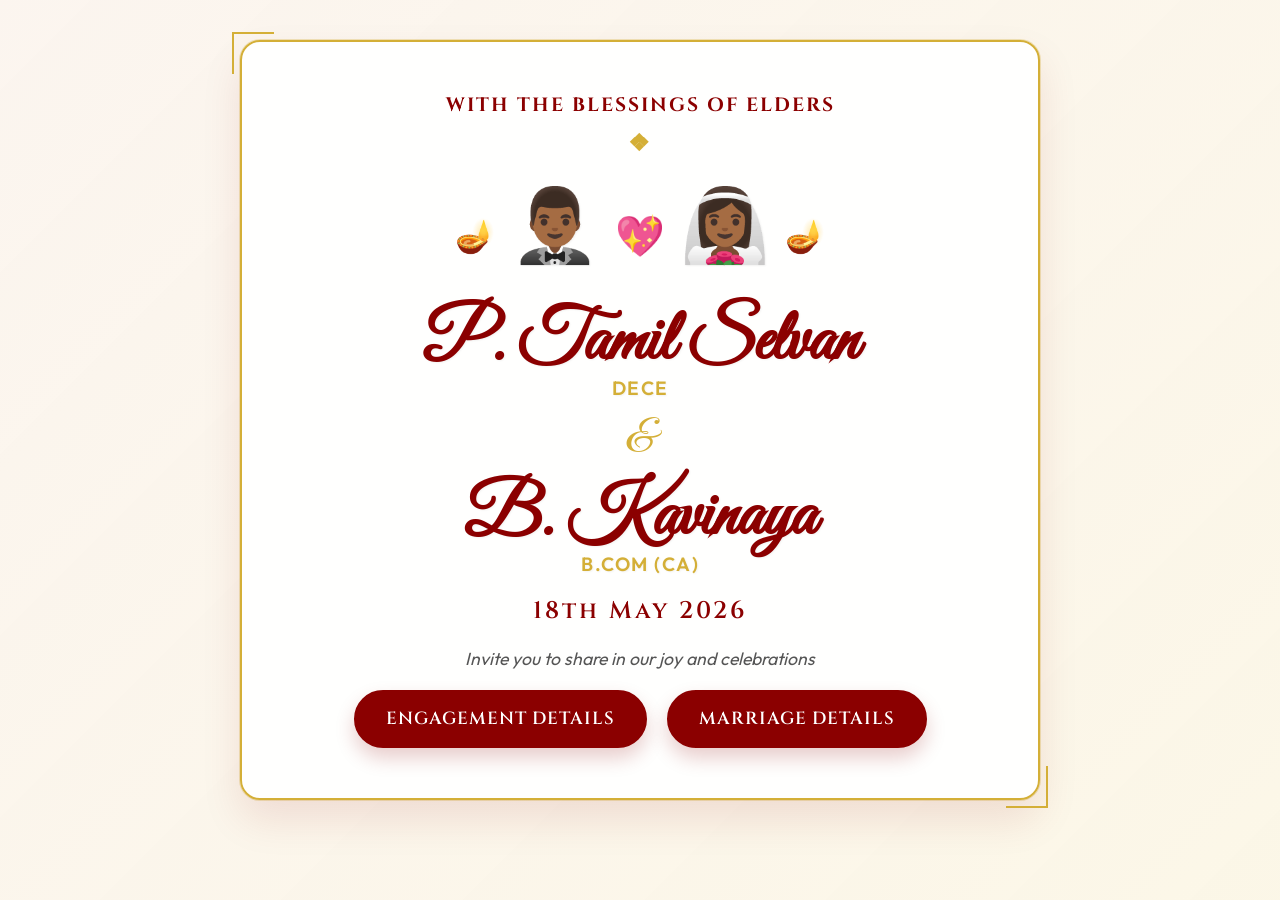
<file: index.html>
<!DOCTYPE html>
<html lang="en">
<head>
    <meta charset="UTF-8">
    <meta name="viewport" content="width=device-width, initial-scale=1.0">
    <title>Tamil Selvan & Kavinaya - Wedding Invitation</title>
    <meta name="description" content="You are joyfully invited to the wedding celebration of Tamil Selvan & Kavinaya.">
    <link rel="preconnect" href="https://fonts.googleapis.com">
    <link rel="preconnect" href="https://fonts.gstatic.com" crossorigin>
    <link href="https://fonts.googleapis.com/css2?family=Cinzel:wght@400;600;700&family=Great+Vibes&family=Outfit:wght@300;400;600&display=swap" rel="stylesheet">
    <link rel="stylesheet" href="styles.css">
</head>
<body class="home-page">
    <div class="background-overlay"></div>
    <div class="temple-bg"></div>

    <main class="container">
        <header class="hero">
            <h2 class="sub-title">With the blessings of elders</h2>
            
            <!-- Tamil Cultural Bride and Groom Animation -->
            <div class="couple-animation">
                <div class="diya">🪔</div>
                <div class="character groom">🤵🏾‍♂️</div>
                <div class="heart">💖</div>
                <div class="character bride">👰🏾‍♀️</div>
                <div class="diya">🪔</div>
            </div>

            <div class="names">
                <h1 class="groom">P. Tamil Selvan <span class="degree">DECE</span></h1>
                <span class="ampersand">&amp;</span>
                <h1 class="bride">B. Kavinaya <span class="degree">B.COM (CA)</span></h1>
            </div>
            <div class="event-date-hero">18th May 2026</div>
            <p class="invite-text">Invite you to share in our joy and celebrations</p>

        </header>

        <nav class="options">
            <a href="engagement.html" class="btn active">Engagement Details</a>
            <a href="marriage.html" class="btn active">Marriage Details</a>
        </nav>
    </main>

    <script src="script.js"></script>
</body>
</html>
</file>
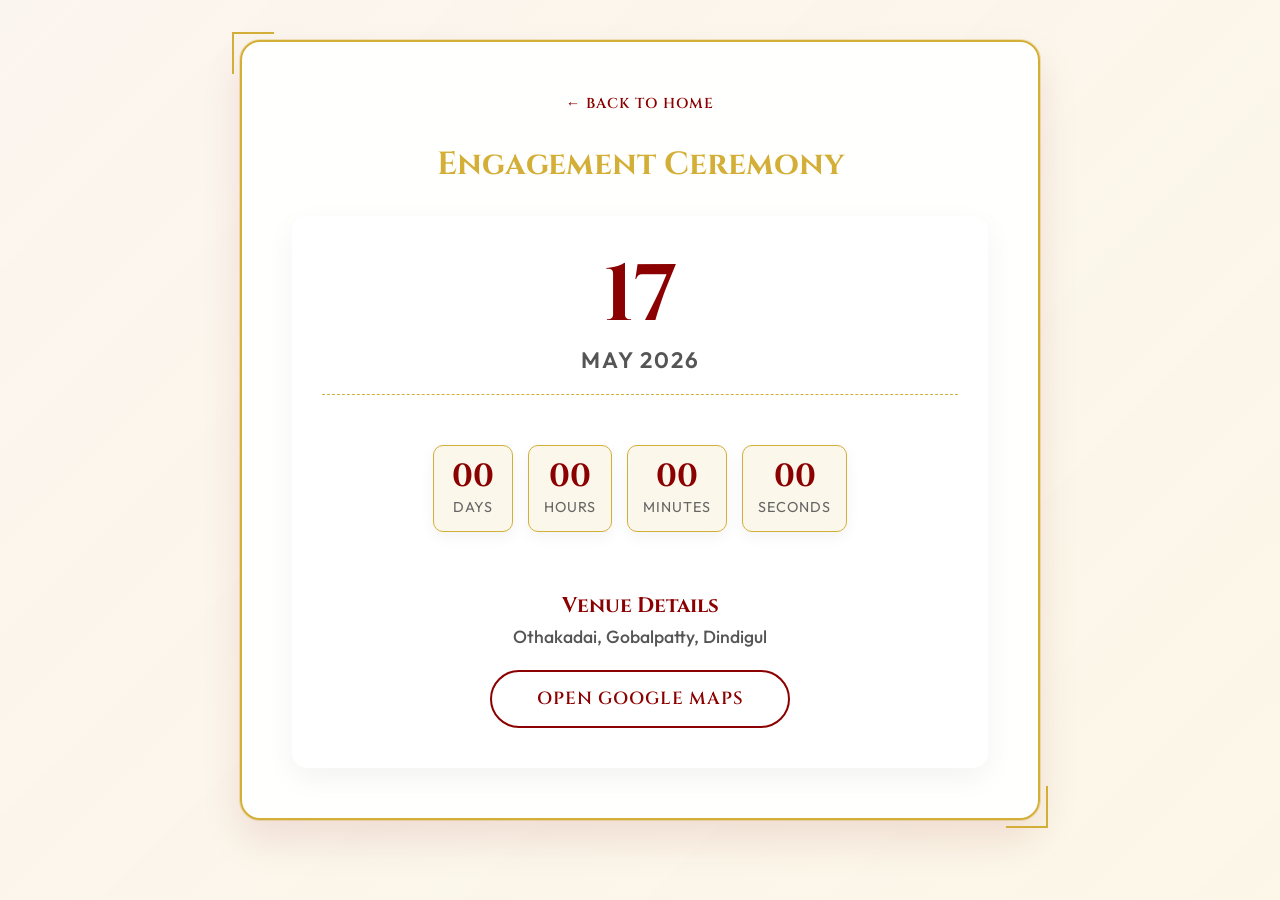
<file: engagement.html>
<!DOCTYPE html>
<html lang="en">
<head>
    <meta charset="UTF-8">
    <meta name="viewport" content="width=device-width, initial-scale=1.0">
    <title>Engagement - Tamil Selvan & Kavinaya</title>
    <link rel="preconnect" href="https://fonts.googleapis.com">
    <link rel="preconnect" href="https://fonts.gstatic.com" crossorigin>
    <link href="https://fonts.googleapis.com/css2?family=Cinzel:wght@400;600;700&family=Great+Vibes&family=Outfit:wght@300;400;600&display=swap" rel="stylesheet">
    <link rel="stylesheet" href="styles.css">
</head>
<body>
    <div class="background-overlay"></div>
    <div class="temple-bg"></div>

    <main class="container page-container">
        <a href="index.html" class="back-link">← Back to Home</a>
        
        <section class="details-section active">
            <h3 class="section-title">Engagement Ceremony</h3>
            <div class="card">
                <div class="date-box">
                    <span class="day">17</span>
                    <span class="month-year">May 2026</span>
                </div>
                
                <div class="countdown" id="countdown" data-date="2026-05-18T20:00:00">
                    <div class="time-box"><span class="days-val">00</span><p>Days</p></div>
                    <div class="time-box"><span class="hours-val">00</span><p>Hours</p></div>
                    <div class="time-box"><span class="minutes-val">00</span><p>Minutes</p></div>
                    <div class="time-box"><span class="seconds-val">00</span><p>Seconds</p></div>
                </div>

                <div class="venue">
                    <h4>Venue Details</h4>
                    <p class="venue-address">Othakadai, Gobalpatty, Dindigul</p>
                    <a href="https://maps.app.goo.gl/avwkqUxvxrT7FpG68" target="_blank" class="btn location-btn">Open Google Maps</a>
                </div>
            </div>
        </section>
    </main>

    <script src="script.js"></script>
</body>
</html>
</file>
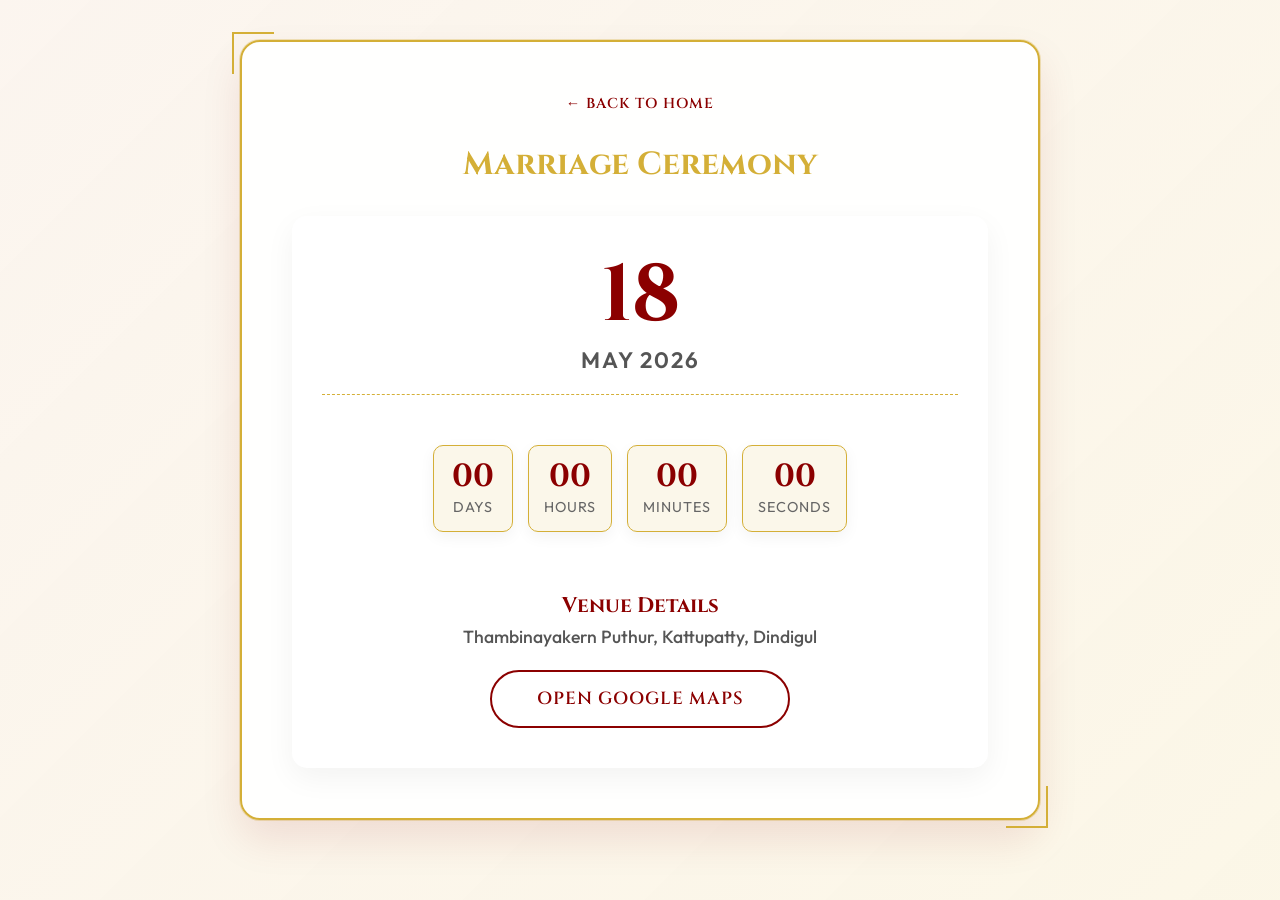
<file: marriage.html>
<!DOCTYPE html>
<html lang="en">
<head>
    <meta charset="UTF-8">
    <meta name="viewport" content="width=device-width, initial-scale=1.0">
    <title>Marriage - Tamil Selvan & Kavinaya</title>
    <link rel="preconnect" href="https://fonts.googleapis.com">
    <link rel="preconnect" href="https://fonts.gstatic.com" crossorigin>
    <link href="https://fonts.googleapis.com/css2?family=Cinzel:wght@400;600;700&family=Great+Vibes&family=Outfit:wght@300;400;600&display=swap" rel="stylesheet">
    <link rel="stylesheet" href="styles.css">
</head>
<body>
    <div class="background-overlay"></div>
    <div class="temple-bg"></div>

    <main class="container page-container">
        <a href="index.html" class="back-link">← Back to Home</a>
        
        <section class="details-section active">
            <h3 class="section-title">Marriage Ceremony</h3>
            <div class="card">
                <div class="date-box">
                    <span class="day">18</span>
                    <span class="month-year">May 2026</span>
                </div>

               <div class="countdown" id="countdown" data-date="2026-05-28T20:00:00">
                    <div class="time-box"><span class="days-val">00</span><p>Days</p></div>
                    <div class="time-box"><span class="hours-val">00</span><p>Hours</p></div>
                    <div class="time-box"><span class="minutes-val">00</span><p>Minutes</p></div>
                    <div class="time-box"><span class="seconds-val">00</span><p>Seconds</p></div>
                </div>

                <div class="venue">
                    <h4>Venue Details</h4>
                    <p class="venue-address">Thambinayakern Puthur, Kattupatty, Dindigul</p>
                    <a href="https://maps.app.goo.gl/jfcCF1wTmFV8harD7" target="_blank" class="btn location-btn">Open Google Maps</a>
                </div>
            </div>
        </section>
    </main>

    <script src="script.js"></script>
</body>
</html>
</file>
<file: styles.css>
:root {
    --primary-color: #8B0000; /* Deep Maroon */
    --accent-color: #D4AF37;  /* Metallic Gold */
    --bg-color: #FFFDF7;
    --text-color: #333333;
    --font-heading: 'Cinzel', serif;
    --font-names: 'Great Vibes', cursive;
    --font-body: 'Outfit', sans-serif;
}

* {
    margin: 0;
    padding: 0;
    box-sizing: border-box;
}

body {
    font-family: var(--font-body);
    background-color: var(--bg-color);
    color: var(--text-color);
    min-height: 100vh;
    display: flex;
    flex-direction: column;
    align-items: center;
    position: relative;
    overflow-x: hidden;
}

/* Background image of Temple Gopuram */
.temple-bg {
    position: fixed;
    top: 0;
    left: 0;
    width: 100%;
    height: 100vh;
    /* Meenakshi Amman Temple Image from Unsplash */
    background-image: url('https://images.unsplash.com/photo-1582510003544-4d00b7f74220?ixlib=rb-4.0.3&auto=format&fit=crop&w=2070&q=80');
    background-size: cover;
    background-position: center;
    z-index: -2;
    opacity: 0.12;
    filter: sepia(0.4) saturate(1.5) contrast(1.1);
}

.background-overlay {
    position: fixed;
    top: 0;
    left: 0;
    width: 100%;
    height: 100vh;
    background: linear-gradient(135deg, rgba(139,0,0,0.03) 0%, rgba(212,175,55,0.08) 100%);
    z-index: -1;
}

.container {
    max-width: 800px;
    width: 90%;
    margin: 40px auto;
    background: rgba(255, 255, 255, 0.92);
    padding: 50px;
    border-radius: 20px;
    box-shadow: 0 20px 40px rgba(139, 0, 0, 0.1), 0 0 0 1px rgba(212, 175, 55, 0.3);
    backdrop-filter: blur(12px);
    -webkit-backdrop-filter: blur(12px);
    text-align: center;
    border: 2px solid var(--accent-color);
    position: relative;
}

/* Decorative border corners */
.container::before, .container::after {
    content: '';
    position: absolute;
    width: 40px;
    height: 40px;
    border: 2px solid var(--accent-color);
    transition: all 0.5s ease;
}

.container::before {
    top: -10px;
    left: -10px;
    border-right: none;
    border-bottom: none;
}

.container::after {
    bottom: -10px;
    right: -10px;
    border-left: none;
    border-top: none;
}

.hero {
    margin-bottom: 20px;
}

.sub-title {
    font-family: var(--font-heading);
    color: var(--primary-color);
    font-size: 1.2rem;
    letter-spacing: 2px;
    text-transform: uppercase;
    margin-bottom: 15px;
    position: relative;
    display: inline-block;
}

.sub-title::after {
    content: '❖';
    display: block;
    color: var(--accent-color);
    margin-top: 10px;
    font-size: 1.5rem;
}

/* Tamil Cultural Animation */
.couple-animation {
    display: flex;
    justify-content: center;
    align-items: center;
    gap: 15px;
    font-size: 3.5rem;
    margin: 20px 0 30px;
    position: relative;
}

.character {
    animation: float 3s ease-in-out infinite;
}

.groom {
    animation-delay: 0s;
}

.bride {
    animation-delay: 1.5s;
}

.heart {
    font-size: 2.5rem;
    animation: heartbeat 1.5s ease-in-out infinite;
}

.diya {
    font-size: 2rem;
    animation: flicker 2s infinite alternate;
}

@keyframes float {
    0% { transform: translateY(0px); }
    50% { transform: translateY(-10px); }
    100% { transform: translateY(0px); }
}

@keyframes heartbeat {
    0% { transform: scale(1); }
    25% { transform: scale(1.2); }
    50% { transform: scale(1); }
    75% { transform: scale(1.2); }
    100% { transform: scale(1); }
}

@keyframes flicker {
    0% { opacity: 0.8; transform: scale(0.95); }
    100% { opacity: 1; transform: scale(1.05); text-shadow: 0 0 10px rgba(212, 175, 55, 0.8); }
}

.names {
    margin: 20px 0 30px;
}

.groom, .bride {
    font-family: var(--font-names);
    font-size: 4.5rem;
    color: var(--primary-color);
    line-height: 1.1;
    text-shadow: 1px 1px 2px rgba(0,0,0,0.05);
}

.degree {
    font-family: var(--font-body);
    font-size: 1.2rem;
    font-weight: 600;
    color: var(--accent-color);
    display: block;
    margin-top: -5px;
    letter-spacing: 1.5px;
}

.ampersand {
    font-family: var(--font-names);
    font-size: 3rem;
    color: var(--accent-color);
    display: block;
    margin: 10px 0;
}

.invite-text {
    font-size: 1.1rem;
    color: #555;
    font-style: italic;
    margin-bottom: 20px;
}

.event-date-hero {
    font-family: var(--font-heading);
    font-size: 1.5rem;
    color: var(--primary-color);
    letter-spacing: 3px;
    margin: -10px 0 20px;
    font-weight: 600;
}

.options {
    display: flex;
    justify-content: center;
    gap: 20px;
    margin-top: 10px;
}

a.btn, button.btn {
    padding: 15px 30px;
    font-family: var(--font-heading);
    font-size: 1.1rem;
    font-weight: 600;
    color: var(--primary-color);
    background: transparent;
    border: 2px solid var(--primary-color);
    border-radius: 30px;
    cursor: pointer;
    transition: all 0.3s ease;
    text-transform: uppercase;
    letter-spacing: 1px;
    text-decoration: none;
    display: inline-block;
}

a.btn:hover, button.btn:hover {
    background: rgba(139, 0, 0, 0.05);
    transform: translateY(-2px);
}

.btn.active {
    background: var(--primary-color);
    color: white;
    box-shadow: 0 10px 20px rgba(139, 0, 0, 0.2);
    border-color: var(--primary-color);
}

/* Secondary Pages specific styles */
.page-container {
    text-align: center;
}

.back-link {
    display: inline-block;
    margin-bottom: 30px;
    color: var(--primary-color);
    text-decoration: none;
    font-weight: 600;
    font-family: var(--font-heading);
    transition: all 0.3s;
    text-transform: uppercase;
    letter-spacing: 1px;
    font-size: 0.9rem;
}

.back-link:hover {
    color: var(--accent-color);
    transform: translateX(-5px);
}

.details-section {
    animation: fadeIn 0.5s ease-out;
}

@keyframes fadeIn {
    from { opacity: 0; transform: translateY(10px); }
    to { opacity: 1; transform: translateY(0); }
}

.section-title {
    font-family: var(--font-heading);
    color: var(--accent-color);
    font-size: 2rem;
    margin-bottom: 30px;
}

.card {
    background: white;
    padding: 40px 30px;
    border-radius: 15px;
    box-shadow: 0 10px 30px rgba(0,0,0,0.05);
    display: flex;
    flex-direction: column;
    gap: 30px;
}

.date-box {
    display: flex;
    flex-direction: column;
    align-items: center;
    padding-bottom: 20px;
    border-bottom: 1px dashed var(--accent-color);
}

.day {
    font-family: var(--font-heading);
    font-size: 5rem;
    font-weight: 700;
    color: var(--primary-color);
    line-height: 1;
}

.month-year {
    font-size: 1.4rem;
    color: #555;
    text-transform: uppercase;
    letter-spacing: 2px;
    margin-top: 10px;
    font-weight: 600;
}

.venue h4 {
    font-family: var(--font-heading);
    color: var(--primary-color);
    font-size: 1.3rem;
    margin-bottom: 5px;
}

.venue-address {
    font-size: 1.1rem;
    color: #555;
    margin-bottom: 20px;
    font-weight: 500;
    text-transform: capitalize;
    line-height: 1.4;
}

.location-btn {
    width: 100%;
    max-width: 300px;
    margin: 0 auto;
}

/* Modal Styles */
.modal {
    display: none; 
    position: fixed; 
    z-index: 1000; 
    left: 0;
    top: 0;
    width: 100%; 
    height: 100%; 
    overflow: auto; 
    background-color: rgba(0,0,0,0.6); 
    backdrop-filter: blur(5px);
    -webkit-backdrop-filter: blur(5px);
}

.modal-content {
    background-color: var(--bg-color);
    margin: 10vh auto; 
    padding: 30px;
    border: 2px solid var(--accent-color);
    width: 90%; 
    max-width: 600px;
    border-radius: 15px;
    box-shadow: 0 15px 30px rgba(0,0,0,0.3);
    position: relative;
    animation: zoomIn 0.3s ease-out;
}

@keyframes zoomIn {
    from { transform: scale(0.8); opacity: 0; }
    to { transform: scale(1); opacity: 1; }
}

.close {
    color: var(--primary-color);
    position: absolute;
    top: 15px;
    right: 20px;
    font-size: 32px;
    font-weight: bold;
    cursor: pointer;
    transition: color 0.3s;
    line-height: 1;
}

.close:hover,
.close:focus {
    color: var(--accent-color);
    text-decoration: none;
}

.modal-title {
    font-family: var(--font-heading);
    color: var(--primary-color);
    font-size: 1.5rem;
    margin-bottom: 20px;
    text-align: center;
}

.map-container {
    width: 100%;
    border-radius: 10px;
    overflow: hidden;
    box-shadow: 0 5px 15px rgba(0,0,0,0.1);
    border: 2px solid var(--accent-color);
}

.map-container iframe {
    width: 100%;
    height: 350px;
    display: block;
}

/* Countdown Styles */
.countdown {
    display: flex;
    justify-content: center;
    gap: 15px;
    margin: 20px 0 30px;
}

.time-box {
    background: rgba(212, 175, 55, 0.1);
    border: 1px solid var(--accent-color);
    border-radius: 10px;
    padding: 15px;
    min-width: 80px;
    display: flex;
    flex-direction: column;
    align-items: center;
    box-shadow: 0 5px 15px rgba(0,0,0,0.05);
}

.time-box span {
    font-family: var(--font-heading);
    font-size: 2rem;
    font-weight: 700;
    color: var(--primary-color);
    line-height: 1;
}

.time-box p {
    font-size: 0.9rem;
    color: #666;
    margin-top: 5px;
    text-transform: uppercase;
    letter-spacing: 1px;
}

@media (max-width: 600px) {
    .container {
        padding: 30px 20px;
        width: 95%;
        margin: 20px auto;
    }
    .groom, .bride {
        font-size: 3.5rem;
    }
    .options {
        flex-direction: column;
    }
    .btn {
        width: 100%;
    }
    .couple-animation {
        font-size: 2.5rem;
    }
    .heart {
        font-size: 1.8rem;
    }
    .diya {
        font-size: 1.5rem;
    }
    .time-box {
        min-width: 60px;
        padding: 10px;
    }
    .time-box span {
        font-size: 1.5rem;
    }
    .time-box p {
        font-size: 0.7rem;
    }
    .countdown {
        gap: 10px;
    }
}
</file>
